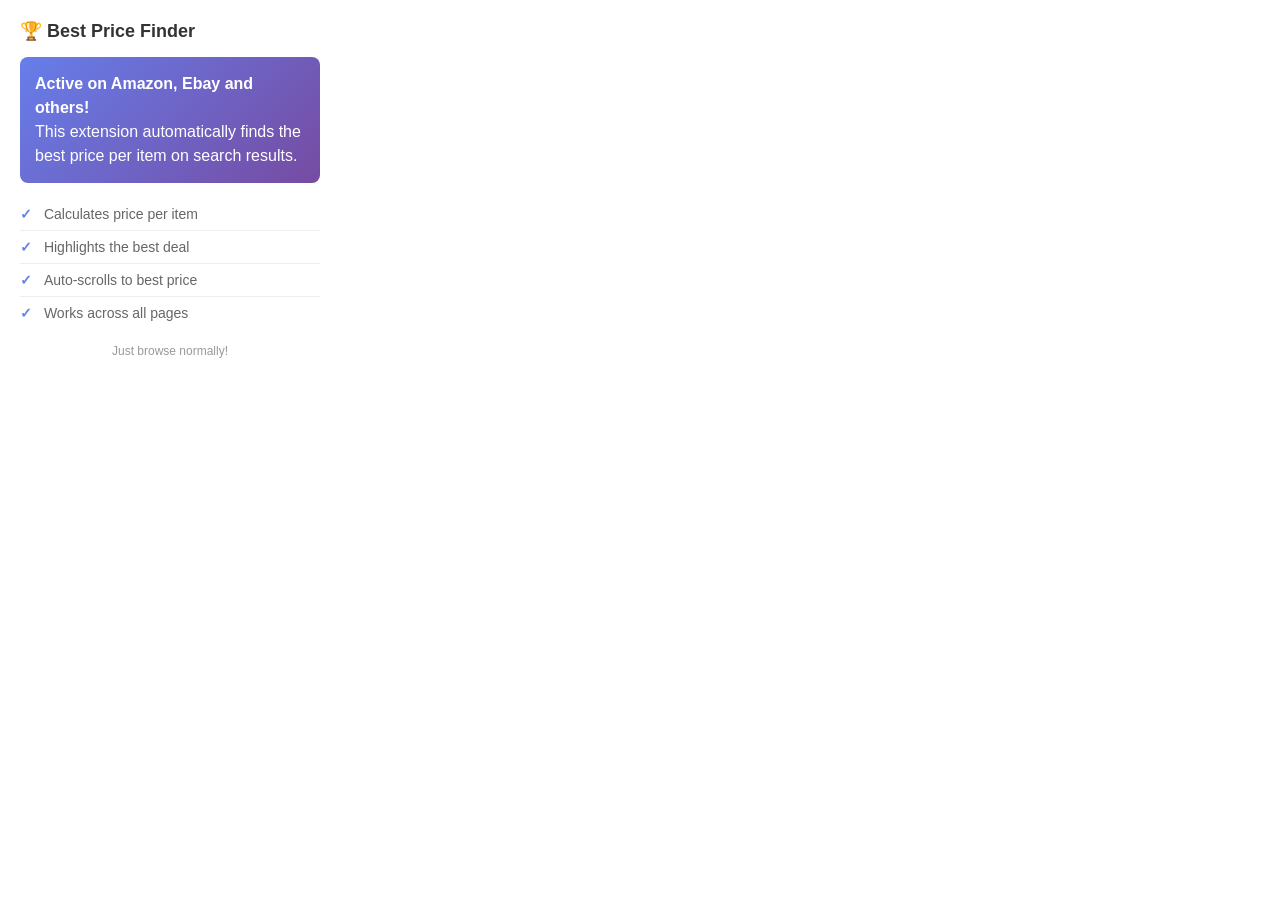
<file: popup.html>
<!DOCTYPE html>
<html>
<head>
  <meta charset="UTF-8">
  <style>
    body {
      width: 300px;
      padding: 20px;
      font-family: -apple-system, BlinkMacSystemFont, 'Segoe UI', Roboto, Oxygen, Ubuntu, Cantarell, sans-serif;
      margin: 0;
    }
    
    h1 {
      font-size: 18px;
      margin: 0 0 15px 0;
      color: #333;
    }
    
    .info {
      background: linear-gradient(135deg, #667eea 0%, #764ba2 100%);
      color: white;
      padding: 15px;
      border-radius: 8px;
      margin-bottom: 15px;
      line-height: 1.5;
    }
    
    .features {
      list-style: none;
      padding: 0;
      margin: 0;
    }
    
    .features li {
      padding: 8px 0;
      border-bottom: 1px solid #eee;
      font-size: 14px;
      color: #666;
    }
    
    .features li:last-child {
      border-bottom: none;
    }
    
    .features li::before {
      content: '✓ ';
      color: #667eea;
      font-weight: bold;
      margin-right: 8px;
    }
    
    .footer {
      margin-top: 15px;
      text-align: center;
      font-size: 12px;
      color: #999;
    }
  </style>
</head>
<body>
  <h1>🏆 Best Price Finder</h1>
  
  <div class="info">
    <strong>Active on Amazon, Ebay and others!</strong><br>
    This extension automatically finds the best price per item on search results.
  </div>
  
  <ul class="features">
    <li>Calculates price per item</li>
    <li>Highlights the best deal</li>
    <li>Auto-scrolls to best price</li>
    <li>Works across all pages</li>
  </ul>
  
  <div class="footer">
    Just browse normally!
  </div>
</body>
</html>
</file>
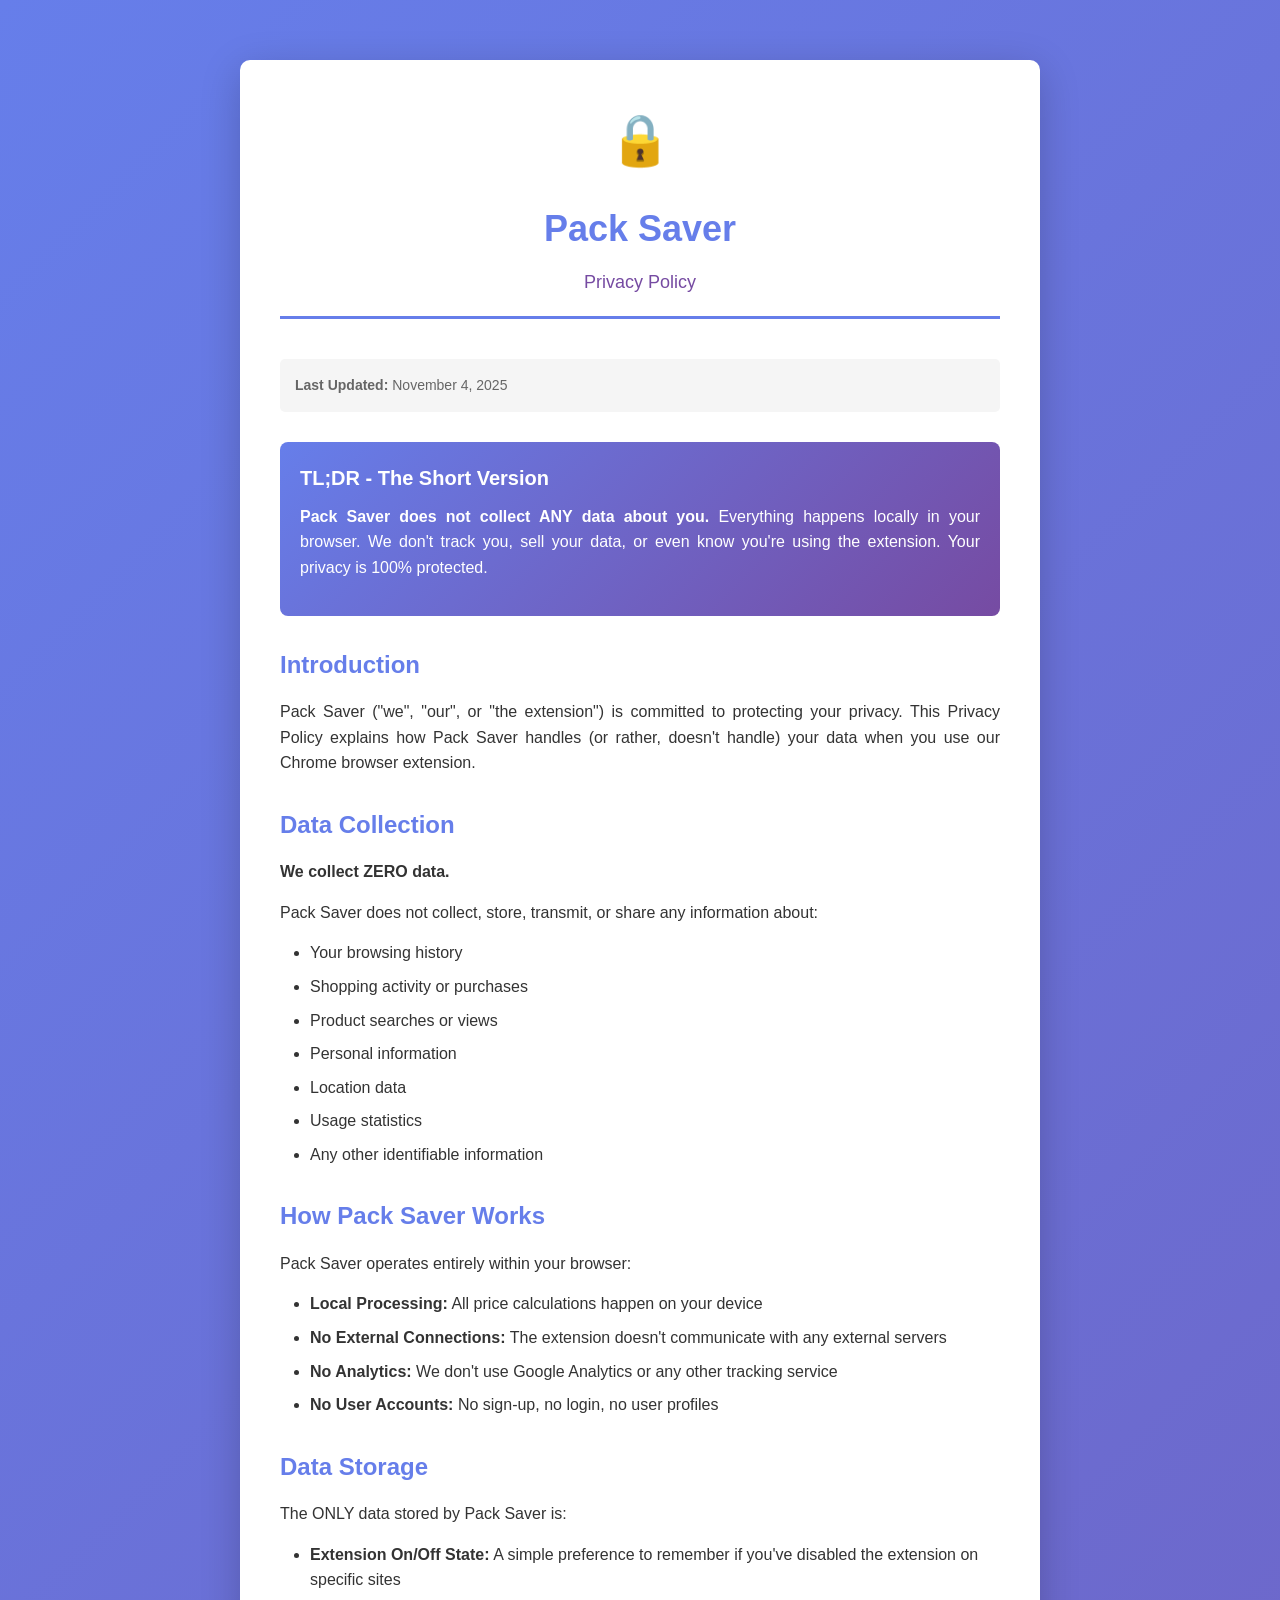
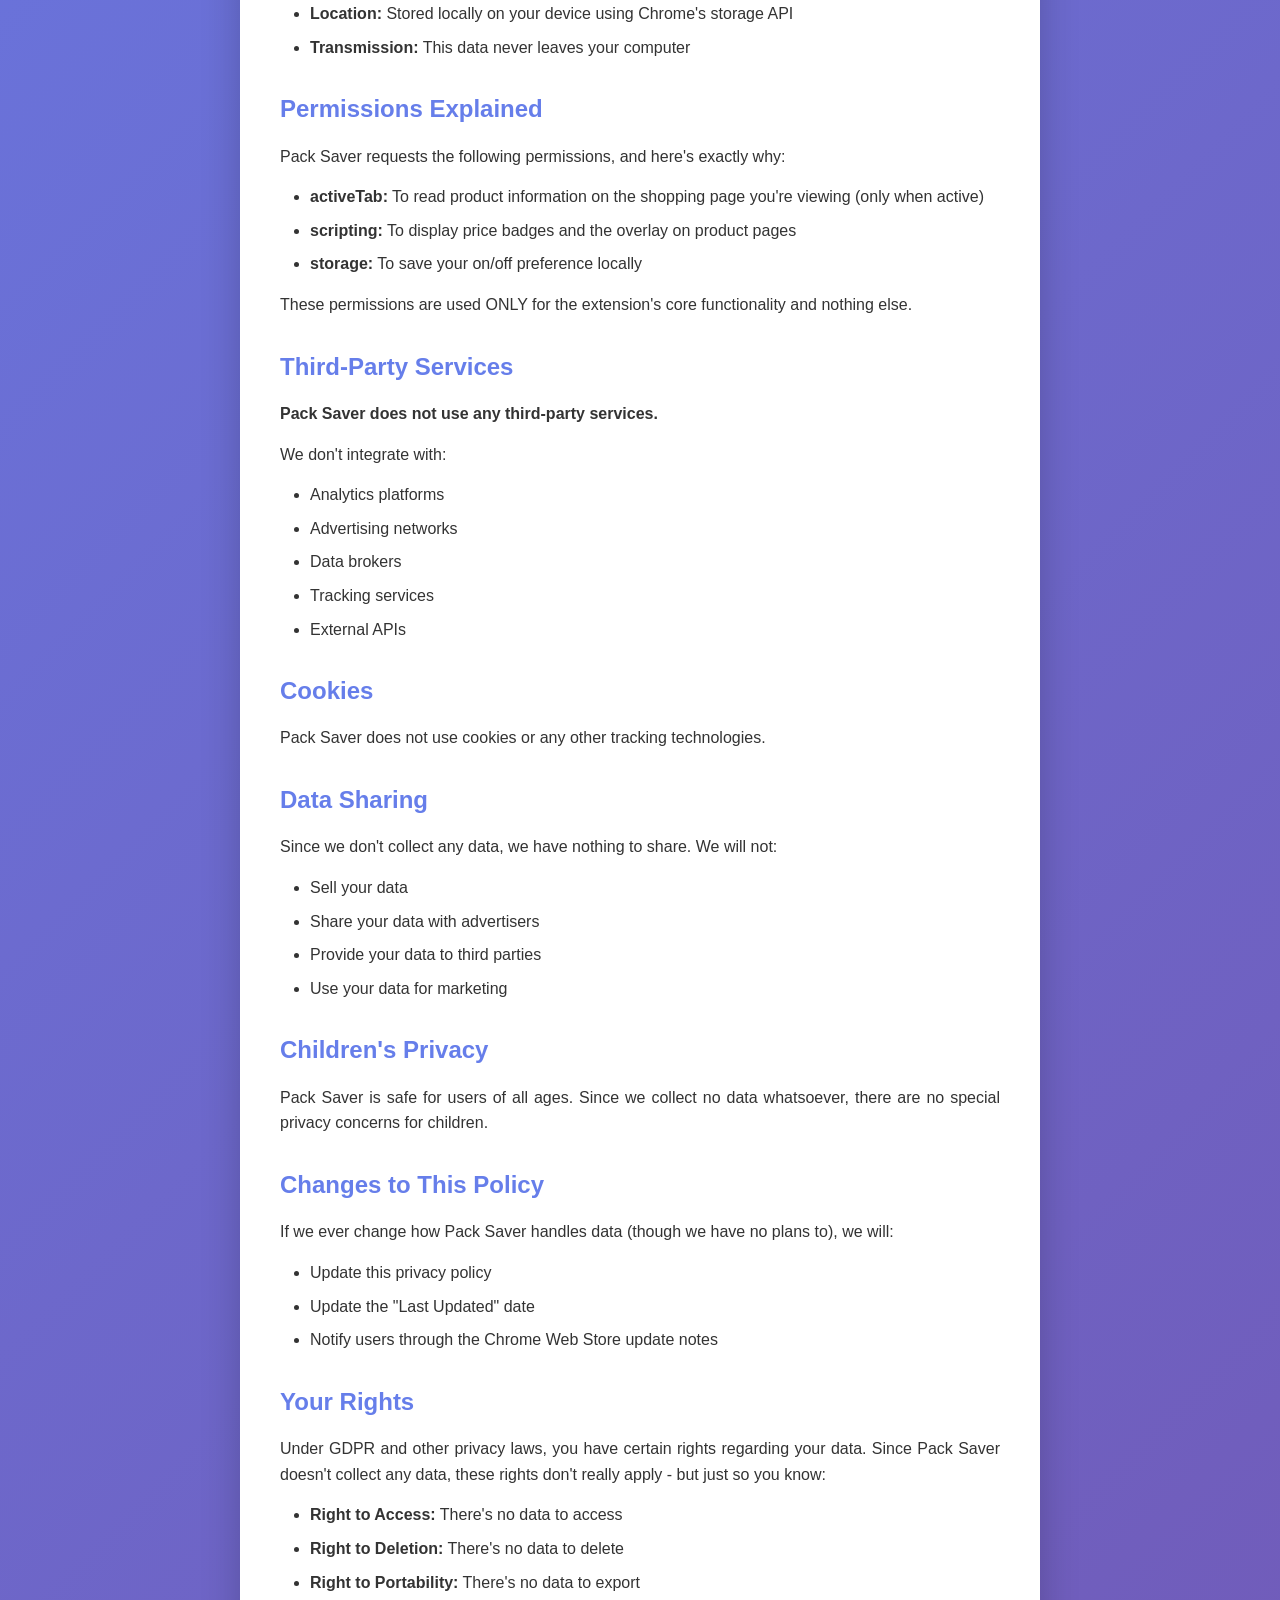
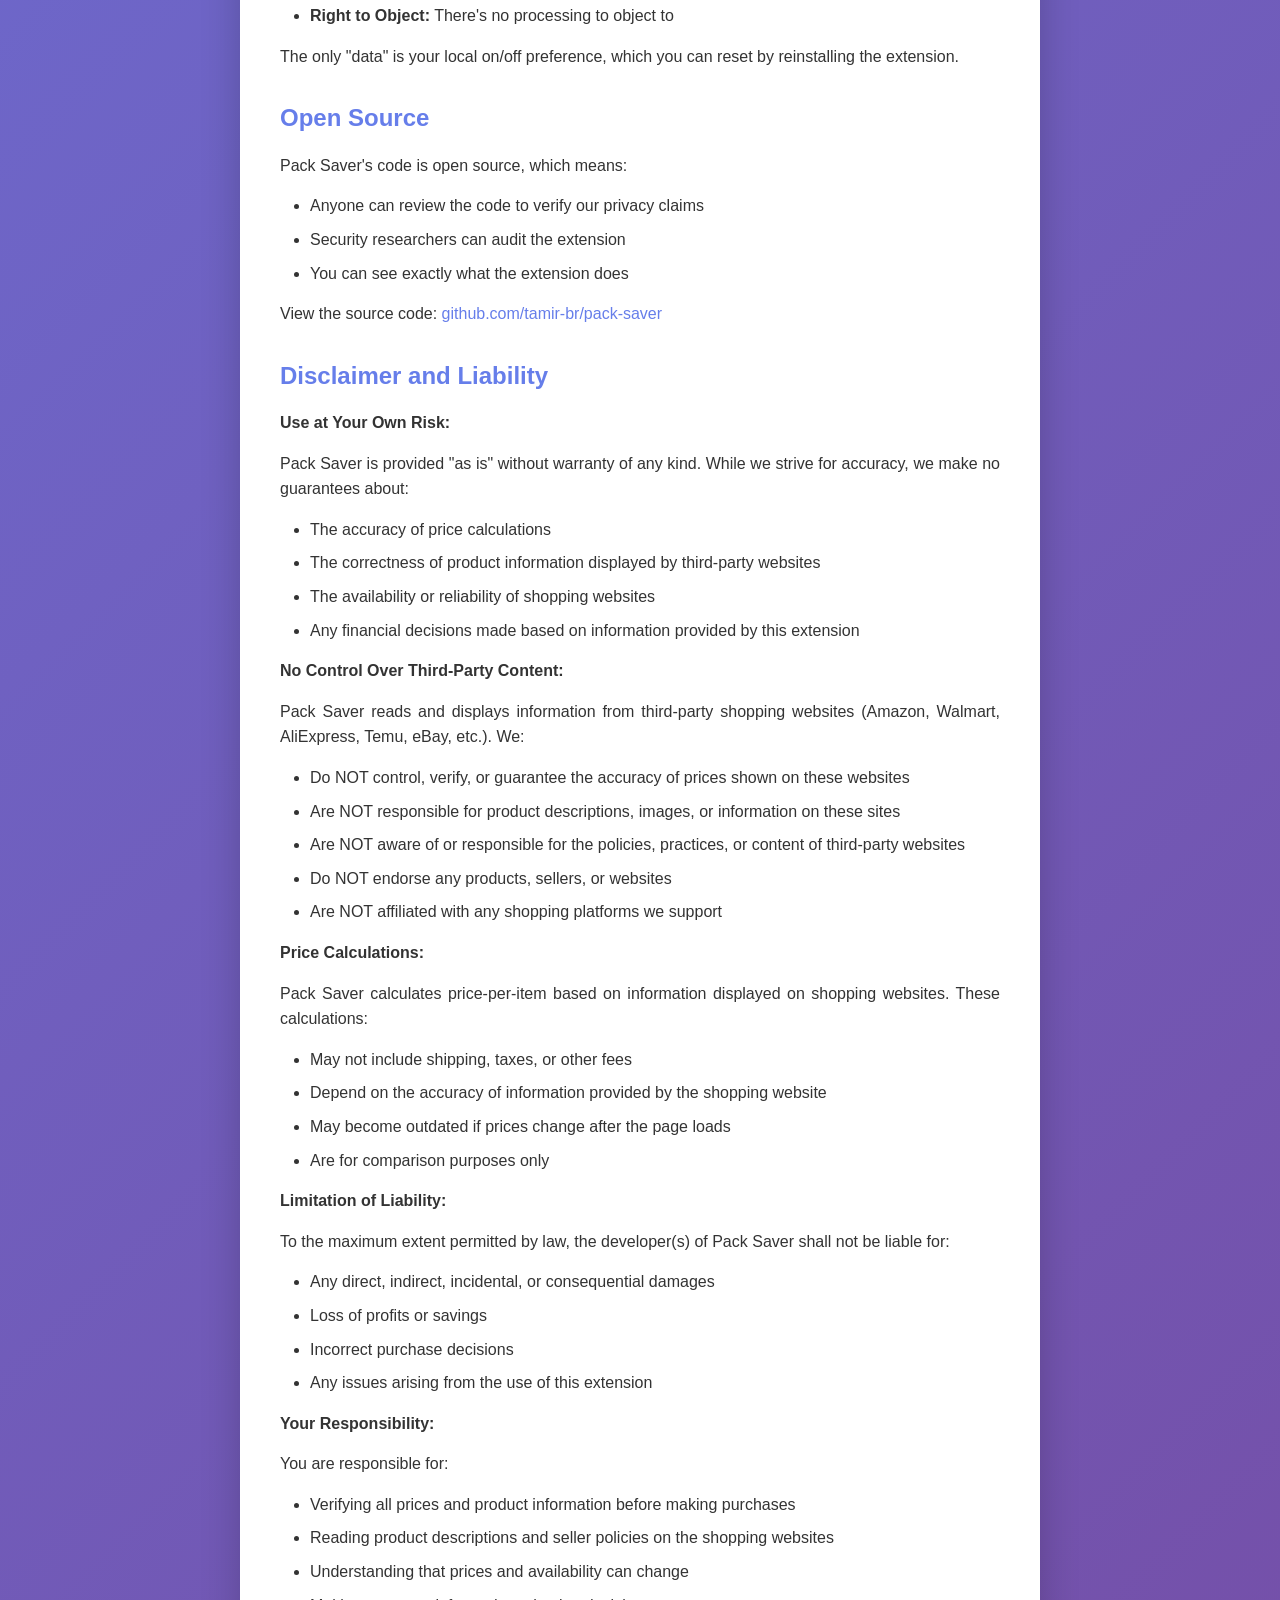
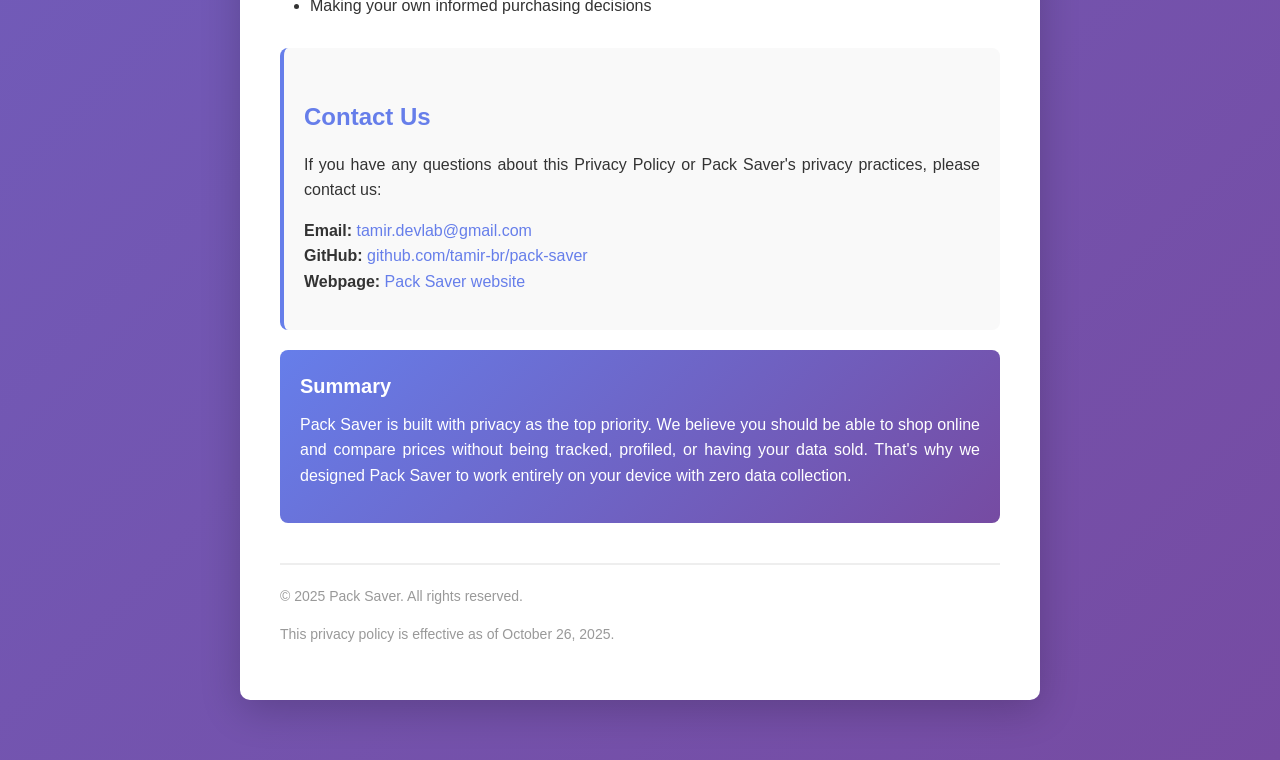
<file: docs/privacy.html>
<!DOCTYPE html>
<html lang="en">
<head>
    <meta charset="UTF-8">
    <meta name="viewport" content="width=device-width, initial-scale=1.0">
    <title>Pack Saver - Privacy Policy</title>
    <style>
        * {
            margin: 0;
            padding: 0;
            box-sizing: border-box;
        }
        
        body {
            font-family: -apple-system, BlinkMacSystemFont, 'Segoe UI', Roboto, Oxygen, Ubuntu, Cantarell, sans-serif;
            line-height: 1.6;
            color: #333;
            background: linear-gradient(135deg, #667eea 0%, #764ba2 100%);
            min-height: 100vh;
            padding: 20px;
        }
        
        .container {
            max-width: 800px;
            margin: 40px auto;
            background: white;
            padding: 40px;
            border-radius: 10px;
            box-shadow: 0 10px 40px rgba(0, 0, 0, 0.2);
        }
        
        .header {
            text-align: center;
            margin-bottom: 40px;
            padding-bottom: 20px;
            border-bottom: 3px solid #667eea;
        }
        
        .header h1 {
            color: #667eea;
            font-size: 36px;
            margin-bottom: 10px;
        }
        
        .header .subtitle {
            color: #764ba2;
            font-size: 18px;
            font-weight: 500;
        }
        
        .last-updated {
            background: #f5f5f5;
            padding: 15px;
            border-radius: 5px;
            margin-bottom: 30px;
            font-size: 14px;
            color: #666;
        }
        
        h2 {
            color: #667eea;
            margin-top: 30px;
            margin-bottom: 15px;
            font-size: 24px;
        }
        
        p {
            margin-bottom: 15px;
            text-align: justify;
        }
        
        .highlight-box {
            background: linear-gradient(135deg, #667eea 0%, #764ba2 100%);
            color: white;
            padding: 20px;
            border-radius: 8px;
            margin: 20px 0;
        }
        
        .highlight-box h3 {
            margin-bottom: 10px;
            font-size: 20px;
        }
        
        ul {
            margin-left: 30px;
            margin-bottom: 15px;
        }
        
        li {
            margin-bottom: 8px;
        }
        
        .contact-section {
            background: #f9f9f9;
            padding: 20px;
            border-radius: 8px;
            margin-top: 30px;
            border-left: 4px solid #667eea;
        }
        
        .footer {
            text-align: center;
            margin-top: 40px;
            padding-top: 20px;
            border-top: 2px solid #eee;
            color: #999;
            font-size: 14px;
        }
        
        a {
            color: #667eea;
            text-decoration: none;
        }
        
        a:hover {
            text-decoration: underline;
        }
        
        .icon {
            font-size: 50px;
            margin-bottom: 20px;
        }
    </style>
</head>
<body>
    <div class="container">
        <div class="header">
            <div class="icon">🔒</div>
            <h1>Pack Saver</h1>
            <div class="subtitle">Privacy Policy</div>
        </div>
        
        <div class="last-updated">
            <strong>Last Updated:</strong> November 4, 2025
        </div>
        
        <div class="highlight-box">
            <h3>TL;DR - The Short Version</h3>
            <p><strong>Pack Saver does not collect ANY data about you.</strong> Everything happens locally in your browser. We don't track you, sell your data, or even know you're using the extension. Your privacy is 100% protected.</p>
        </div>
        
        <h2>Introduction</h2>
        <p>Pack Saver ("we", "our", or "the extension") is committed to protecting your privacy. This Privacy Policy explains how Pack Saver handles (or rather, doesn't handle) your data when you use our Chrome browser extension.</p>
        
        <h2>Data Collection</h2>
        <p><strong>We collect ZERO data.</strong></p>
        <p>Pack Saver does not collect, store, transmit, or share any information about:</p>
        <ul>
            <li>Your browsing history</li>
            <li>Shopping activity or purchases</li>
            <li>Product searches or views</li>
            <li>Personal information</li>
            <li>Location data</li>
            <li>Usage statistics</li>
            <li>Any other identifiable information</li>
        </ul>
        
        <h2>How Pack Saver Works</h2>
        <p>Pack Saver operates entirely within your browser:</p>
        <ul>
            <li><strong>Local Processing:</strong> All price calculations happen on your device</li>
            <li><strong>No External Connections:</strong> The extension doesn't communicate with any external servers</li>
            <li><strong>No Analytics:</strong> We don't use Google Analytics or any other tracking service</li>
            <li><strong>No User Accounts:</strong> No sign-up, no login, no user profiles</li>
        </ul>
        
        <h2>Data Storage</h2>
        <p>The ONLY data stored by Pack Saver is:</p>
        <ul>
            <li><strong>Extension On/Off State:</strong> A simple preference to remember if you've disabled the extension on specific sites</li>
            <li><strong>Location:</strong> Stored locally on your device using Chrome's storage API</li>
            <li><strong>Transmission:</strong> This data never leaves your computer</li>
        </ul>
        
        <h2>Permissions Explained</h2>
        <p>Pack Saver requests the following permissions, and here's exactly why:</p>
        <ul>
            <li><strong>activeTab:</strong> To read product information on the shopping page you're viewing (only when active)</li>
            <li><strong>scripting:</strong> To display price badges and the overlay on product pages</li>
            <li><strong>storage:</strong> To save your on/off preference locally</li>
        </ul>
        <p>These permissions are used ONLY for the extension's core functionality and nothing else.</p>
        
        <h2>Third-Party Services</h2>
        <p><strong>Pack Saver does not use any third-party services.</strong></p>
        <p>We don't integrate with:</p>
        <ul>
            <li>Analytics platforms</li>
            <li>Advertising networks</li>
            <li>Data brokers</li>
            <li>Tracking services</li>
            <li>External APIs</li>
        </ul>
        
        <h2>Cookies</h2>
        <p>Pack Saver does not use cookies or any other tracking technologies.</p>
        
        <h2>Data Sharing</h2>
        <p>Since we don't collect any data, we have nothing to share. We will not:</p>
        <ul>
            <li>Sell your data</li>
            <li>Share your data with advertisers</li>
            <li>Provide your data to third parties</li>
            <li>Use your data for marketing</li>
        </ul>
        
        <h2>Children's Privacy</h2>
        <p>Pack Saver is safe for users of all ages. Since we collect no data whatsoever, there are no special privacy concerns for children.</p>
        
        <h2>Changes to This Policy</h2>
        <p>If we ever change how Pack Saver handles data (though we have no plans to), we will:</p>
        <ul>
            <li>Update this privacy policy</li>
            <li>Update the "Last Updated" date</li>
            <li>Notify users through the Chrome Web Store update notes</li>
        </ul>
        
        <h2>Your Rights</h2>
        <p>Under GDPR and other privacy laws, you have certain rights regarding your data. Since Pack Saver doesn't collect any data, these rights don't really apply - but just so you know:</p>
        <ul>
            <li><strong>Right to Access:</strong> There's no data to access</li>
            <li><strong>Right to Deletion:</strong> There's no data to delete</li>
            <li><strong>Right to Portability:</strong> There's no data to export</li>
            <li><strong>Right to Object:</strong> There's no processing to object to</li>
        </ul>
        <p>The only "data" is your local on/off preference, which you can reset by reinstalling the extension.</p>
        
        <h2>Open Source</h2>
        <p>Pack Saver's code is open source, which means:</p>
        <ul>
            <li>Anyone can review the code to verify our privacy claims</li>
            <li>Security researchers can audit the extension</li>
            <li>You can see exactly what the extension does</li>
        </ul>
        <p>View the source code: <a href="https://github.com/tamir-br/pack-saver" target="_blank">github.com/tamir-br/pack-saver</a></p>
        
        <h2>Disclaimer and Liability</h2>
        <p><strong>Use at Your Own Risk:</strong></p>
        <p>Pack Saver is provided "as is" without warranty of any kind. While we strive for accuracy, we make no guarantees about:</p>
        <ul>
            <li>The accuracy of price calculations</li>
            <li>The correctness of product information displayed by third-party websites</li>
            <li>The availability or reliability of shopping websites</li>
            <li>Any financial decisions made based on information provided by this extension</li>
        </ul>
        
        <p><strong>No Control Over Third-Party Content:</strong></p>
        <p>Pack Saver reads and displays information from third-party shopping websites (Amazon, Walmart, AliExpress, Temu, eBay, etc.). We:</p>
        <ul>
            <li>Do NOT control, verify, or guarantee the accuracy of prices shown on these websites</li>
            <li>Are NOT responsible for product descriptions, images, or information on these sites</li>
            <li>Are NOT aware of or responsible for the policies, practices, or content of third-party websites</li>
            <li>Do NOT endorse any products, sellers, or websites</li>
            <li>Are NOT affiliated with any shopping platforms we support</li>
        </ul>
        
        <p><strong>Price Calculations:</strong></p>
        <p>Pack Saver calculates price-per-item based on information displayed on shopping websites. These calculations:</p>
        <ul>
            <li>May not include shipping, taxes, or other fees</li>
            <li>Depend on the accuracy of information provided by the shopping website</li>
            <li>May become outdated if prices change after the page loads</li>
            <li>Are for comparison purposes only</li>
        </ul>
        
        <p><strong>Limitation of Liability:</strong></p>
        <p>To the maximum extent permitted by law, the developer(s) of Pack Saver shall not be liable for:</p>
        <ul>
            <li>Any direct, indirect, incidental, or consequential damages</li>
            <li>Loss of profits or savings</li>
            <li>Incorrect purchase decisions</li>
            <li>Any issues arising from the use of this extension</li>
        </ul>
        
        <p><strong>Your Responsibility:</strong></p>
        <p>You are responsible for:</p>
        <ul>
            <li>Verifying all prices and product information before making purchases</li>
            <li>Reading product descriptions and seller policies on the shopping websites</li>
            <li>Understanding that prices and availability can change</li>
            <li>Making your own informed purchasing decisions</li>
        </ul>
        
        <div class="contact-section">
            <h2>Contact Us</h2>
            <p>If you have any questions about this Privacy Policy or Pack Saver's privacy practices, please contact us:</p>
            <p>
                <strong>Email:</strong> <a href="mailto:tamir.devlab@gmail.com">tamir.devlab@gmail.com</a><br>
                <strong>GitHub:</strong> <a href="https://github.com/tamir-br/pack-saver" target="_blank">github.com/tamir-br/pack-saver</a><br>
                <strong>Webpage:</strong> <a href="https://tamir-br.github.io/Pack-Saver" target="_blank">Pack Saver website</a>
            </p>
        </div>
        
        <div class="highlight-box">
            <h3>Summary</h3>
            <p>Pack Saver is built with privacy as the top priority. We believe you should be able to shop online and compare prices without being tracked, profiled, or having your data sold. That's why we designed Pack Saver to work entirely on your device with zero data collection.</p>
        </div>
        
        <div class="footer">
            <p>&copy; 2025 Pack Saver. All rights reserved.</p>
            <p>This privacy policy is effective as of October 26, 2025.</p>
        </div>
    </div>
</body>
</html>
</file>
